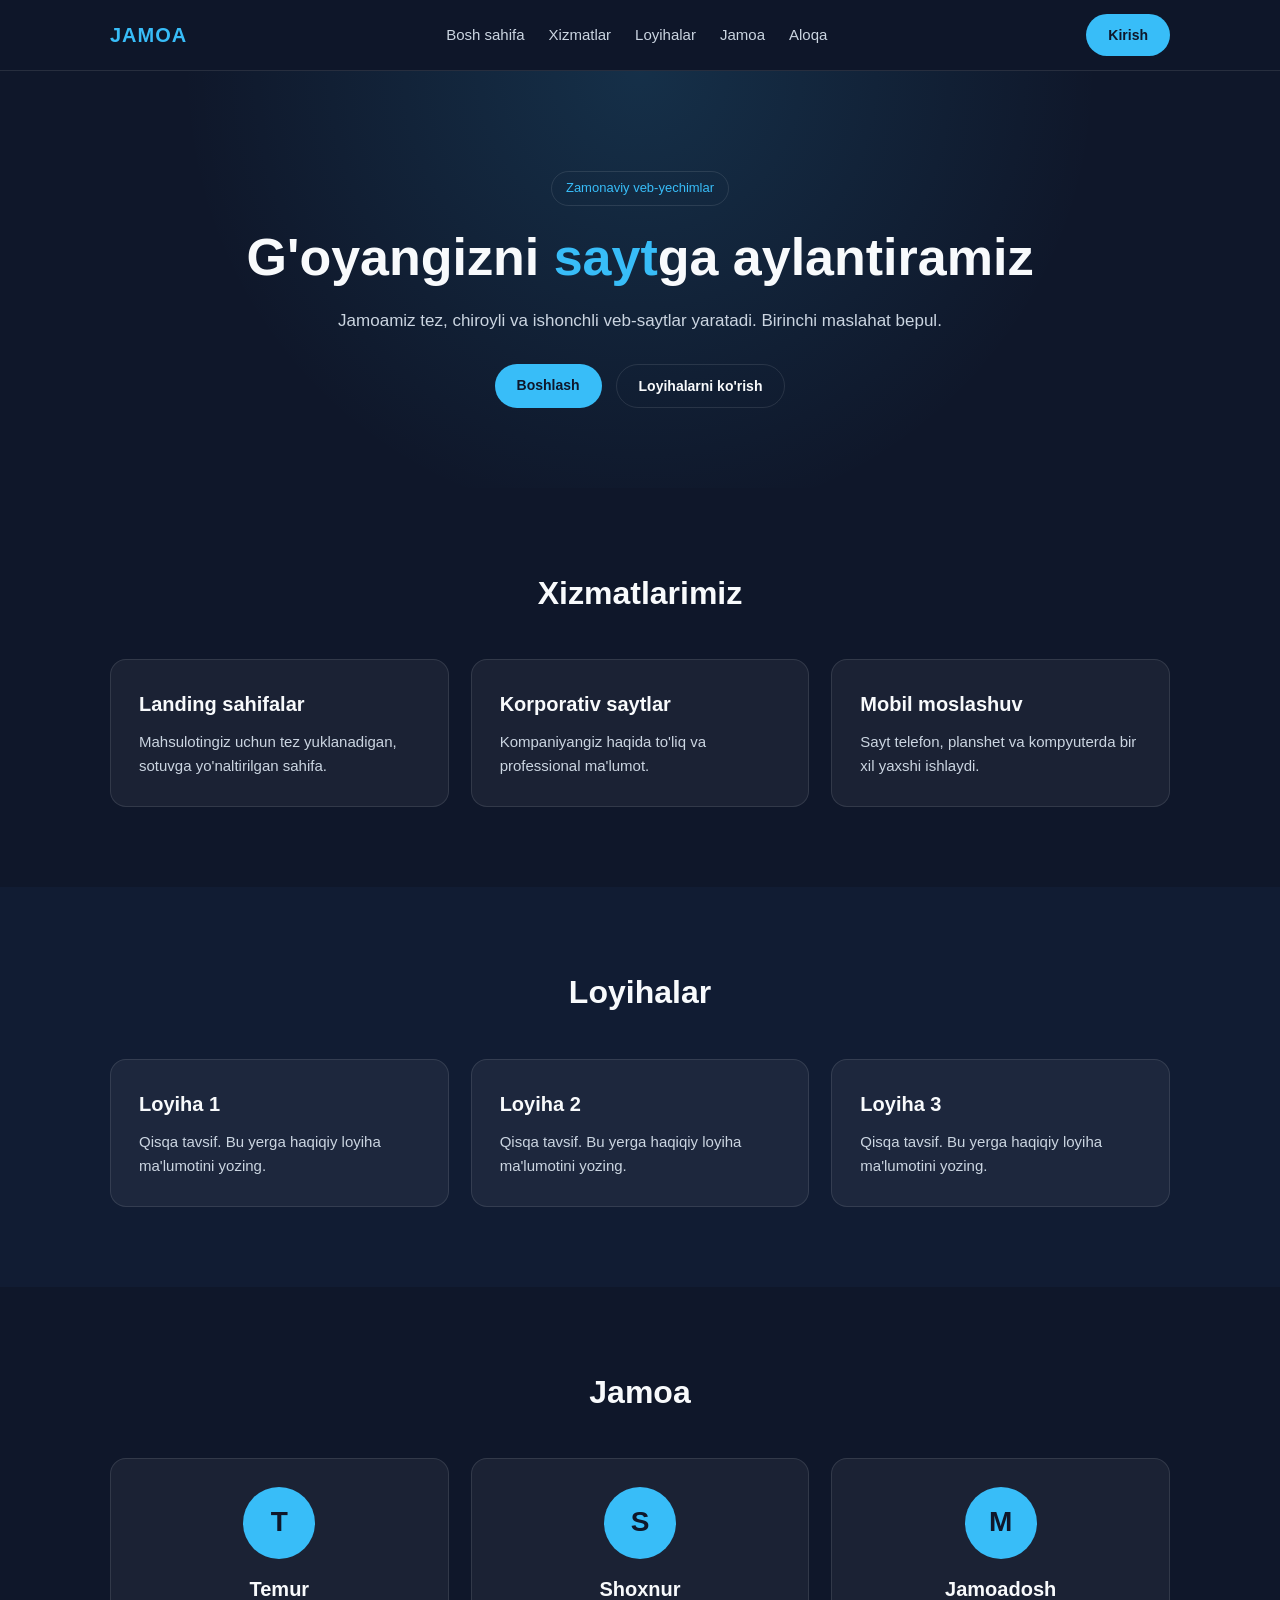
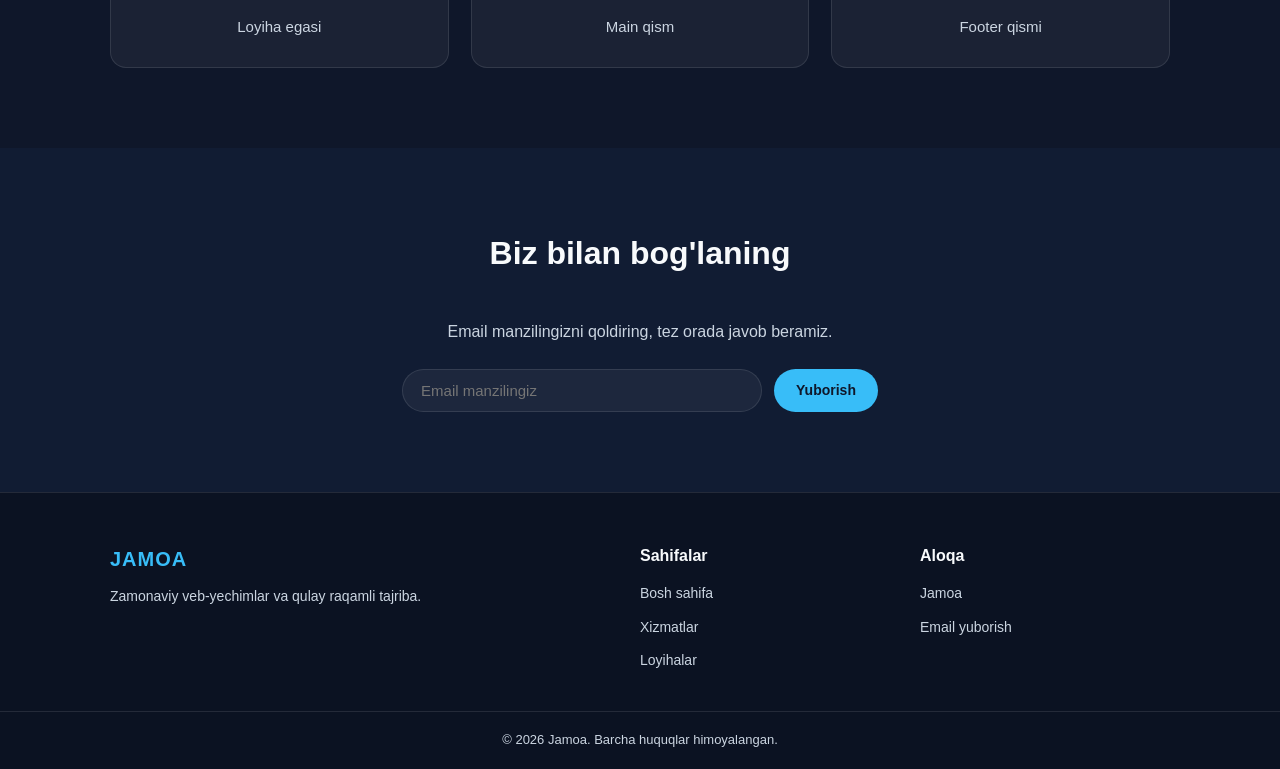
<file: index.html>
<!DOCTYPE html>
<html lang="uz">
<head>
  <meta charset="UTF-8">
  <meta name="viewport" content="width=device-width, initial-scale=1.0">
  <title>Jamoa sayti</title>
  <link rel="stylesheet" href="style.css">
</head>
<body>

  <header class="site-header">
    <div class="container header-inner">
      <a href="#" class="logo">JAMOA</a>
      <nav class="nav">
        <a href="#bosh">Bosh sahifa</a>
        <a href="#xizmatlar">Xizmatlar</a>
        <a href="#loyihalar">Loyihalar</a>
        <a href="#jamoa">Jamoa</a>
        <a href="#aloqa">Aloqa</a>
      </nav>
      <a href="#aloqa" class="btn">Kirish</a>
    </div>
  </header>

  <main>
    <section id="bosh" class="hero">
      <div class="container">
        <span class="badge">Zamonaviy veb-yechimlar</span>
        <h1>G'oyangizni <span class="accent">sayt</span>ga aylantiramiz</h1>
        <p>Jamoamiz tez, chiroyli va ishonchli veb-saytlar yaratadi. Birinchi maslahat bepul.</p>
        <div class="hero-actions">
          <a href="#aloqa" class="btn">Boshlash</a>
          <a href="#loyihalar" class="btn btn-outline">Loyihalarni ko'rish</a>
        </div>
      </div>
    </section>

    <section id="xizmatlar" class="section">
      <div class="container">
        <h2 class="section-title">Xizmatlarimiz</h2>
        <div class="cards">
          <article class="card">
            <h3>Landing sahifalar</h3>
            <p>Mahsulotingiz uchun tez yuklanadigan, sotuvga yo'naltirilgan sahifa.</p>
          </article>
          <article class="card">
            <h3>Korporativ saytlar</h3>
            <p>Kompaniyangiz haqida to'liq va professional ma'lumot.</p>
          </article>
          <article class="card">
            <h3>Mobil moslashuv</h3>
            <p>Sayt telefon, planshet va kompyuterda bir xil yaxshi ishlaydi.</p>
          </article>
        </div>
      </div>
    </section>

    <section id="loyihalar" class="section section-alt">
      <div class="container">
        <h2 class="section-title">Loyihalar</h2>
        <div class="cards">
          <article class="card">
            <h3>Loyiha 1</h3>
            <p>Qisqa tavsif. Bu yerga haqiqiy loyiha ma'lumotini yozing.</p>
          </article>
          <article class="card">
            <h3>Loyiha 2</h3>
            <p>Qisqa tavsif. Bu yerga haqiqiy loyiha ma'lumotini yozing.</p>
          </article>
          <article class="card">
            <h3>Loyiha 3</h3>
            <p>Qisqa tavsif. Bu yerga haqiqiy loyiha ma'lumotini yozing.</p>
          </article>
        </div>
      </div>
    </section>

    <section id="jamoa" class="section">
      <div class="container">
        <h2 class="section-title">Jamoa</h2>
        <div class="cards">
          <article class="card team">
            <div class="avatar">T</div>
            <h3>Temur</h3>
            <p>Loyiha egasi</p>
          </article>
          <article class="card team">
            <div class="avatar">S</div>
            <h3>Shoxnur</h3>
            <p>Main qism</p>
          </article>
          <article class="card team">
            <div class="avatar">M</div>
            <h3>Jamoadosh</h3>
            <p>Footer qismi</p>
          </article>
        </div>
      </div>
    </section>

    <section id="aloqa" class="section section-alt">
      <div class="container contact">
        <h2 class="section-title">Biz bilan bog'laning</h2>
        <p>Email manzilingizni qoldiring, tez orada javob beramiz.</p>
        <form class="contact-form" action="#" method="post">
          <input type="email" placeholder="Email manzilingiz" required>
          <button type="submit" class="btn">Yuborish</button>
        </form>
      </div>
    </section>
  </main>

  <footer class="site-footer">
    <div class="container footer-grid">
      <div>
        <a href="#" class="logo">JAMOA</a>
        <p>Zamonaviy veb-yechimlar va qulay raqamli tajriba.</p>
      </div>
      <div>
        <h4>Sahifalar</h4>
        <ul>
          <li><a href="#bosh">Bosh sahifa</a></li>
          <li><a href="#xizmatlar">Xizmatlar</a></li>
          <li><a href="#loyihalar">Loyihalar</a></li>
        </ul>
      </div>
      <div>
        <h4>Aloqa</h4>
        <ul>
          <li><a href="#jamoa">Jamoa</a></li>
          <li><a href="#aloqa">Email yuborish</a></li>
        </ul>
      </div>
    </div>
    <div class="footer-bottom">© 2026 Jamoa. Barcha huquqlar himoyalangan.</div>
  </footer>

</body>
</html>
</file>
<file: style.css>
* { margin: 0; padding: 0; box-sizing: border-box; font-family: 'Segoe UI', Tahoma, Geneva, Verdana, sans-serif; }

:root {
  --bg: #0f172a;
  --bg-alt: #111c33;
  --card: rgba(255, 255, 255, 0.05);
  --border: rgba(255, 255, 255, 0.1);
  --text: #f8fafc;
  --muted: #cbd5e1;
  --accent: #38bdf8;
  --accent-hover: #7dd3fc;
}

body { background: var(--bg); color: var(--text); line-height: 1.6; }
a { text-decoration: none; color: inherit; }

.container { max-width: 1100px; margin: 0 auto; padding: 0 20px; }

/* Header */
.site-header { position: sticky; top: 0; z-index: 10; background: rgba(15, 23, 42, 0.85); backdrop-filter: blur(12px); border-bottom: 1px solid var(--border); }
.header-inner { display: flex; justify-content: space-between; align-items: center; padding: 14px 20px; gap: 20px; flex-wrap: wrap; }
.logo { font-size: 20px; font-weight: 700; letter-spacing: 1px; color: var(--accent); }
.nav { display: flex; gap: 24px; flex-wrap: wrap; }
.nav a { color: var(--muted); font-size: 15px; transition: color 0.3s ease; }
.nav a:hover { color: #fff; }

/* Buttons */
.btn { display: inline-block; background: var(--accent); color: var(--bg); padding: 10px 22px; border-radius: 30px; font-weight: 600; font-size: 14px; border: none; cursor: pointer; transition: transform 0.2s ease, background 0.3s ease; }
.btn:hover { background: var(--accent-hover); transform: translateY(-2px); }
.btn-outline { background: transparent; color: var(--text); border: 1px solid var(--border); }
.btn-outline:hover { background: var(--card); }

/* Hero */
.hero { padding: 100px 0 80px; text-align: center; background: radial-gradient(circle at top, rgba(56, 189, 248, 0.15), transparent 60%); }
.badge { display: inline-block; padding: 6px 14px; border: 1px solid var(--border); border-radius: 30px; font-size: 13px; color: var(--accent); margin-bottom: 20px; }
.hero h1 { font-size: clamp(32px, 5vw, 52px); line-height: 1.2; margin-bottom: 18px; }
.accent { color: var(--accent); }
.hero p { color: var(--muted); max-width: 620px; margin: 0 auto 30px; font-size: 17px; }
.hero-actions { display: flex; gap: 14px; justify-content: center; flex-wrap: wrap; }

/* Sections */
.section { padding: 80px 0; }
.section-alt { background: var(--bg-alt); }
.section-title { text-align: center; font-size: 32px; margin-bottom: 40px; }

/* Cards */
.cards { display: grid; grid-template-columns: repeat(auto-fit, minmax(240px, 1fr)); gap: 22px; }
.card { background: var(--card); border: 1px solid var(--border); border-radius: 16px; padding: 28px; transition: transform 0.2s ease, border-color 0.3s ease; }
.card:hover { transform: translateY(-4px); border-color: var(--accent); }
.card h3 { margin-bottom: 10px; font-size: 20px; }
.card p { color: var(--muted); font-size: 15px; }
.team { text-align: center; }
.avatar { width: 72px; height: 72px; border-radius: 50%; background: var(--accent); color: var(--bg); font-size: 28px; font-weight: 700; display: flex; align-items: center; justify-content: center; margin: 0 auto 14px; }

/* Contact */
.contact { text-align: center; }
.contact p { color: var(--muted); margin-bottom: 24px; }
.contact-form { display: flex; gap: 12px; justify-content: center; flex-wrap: wrap; }
.contact-form input { flex: 1; min-width: 220px; max-width: 360px; padding: 12px 18px; border-radius: 30px; border: 1px solid var(--border); background: var(--card); color: var(--text); font-size: 15px; outline: none; }
.contact-form input:focus { border-color: var(--accent); }

/* Footer */
.site-footer { background: #0b1222; border-top: 1px solid var(--border); padding-top: 50px; }
.footer-grid { display: grid; grid-template-columns: 2fr 1fr 1fr; gap: 30px; padding-bottom: 30px; }
.footer-grid p { color: var(--muted); margin-top: 10px; font-size: 14px; }
.footer-grid h4 { margin-bottom: 12px; }
.footer-grid ul { list-style: none; }
.footer-grid li { margin-bottom: 8px; }
.footer-grid li a { color: var(--muted); font-size: 14px; }
.footer-grid li a:hover { color: var(--accent); }
.footer-bottom { text-align: center; padding: 18px; border-top: 1px solid var(--border); color: var(--muted); font-size: 13px; }

/* Mobile */
@media (max-width: 700px) {
  .footer-grid { grid-template-columns: 1fr; }
  .hero { padding: 70px 0 60px; }
  .section { padding: 60px 0; }
}
</file>
